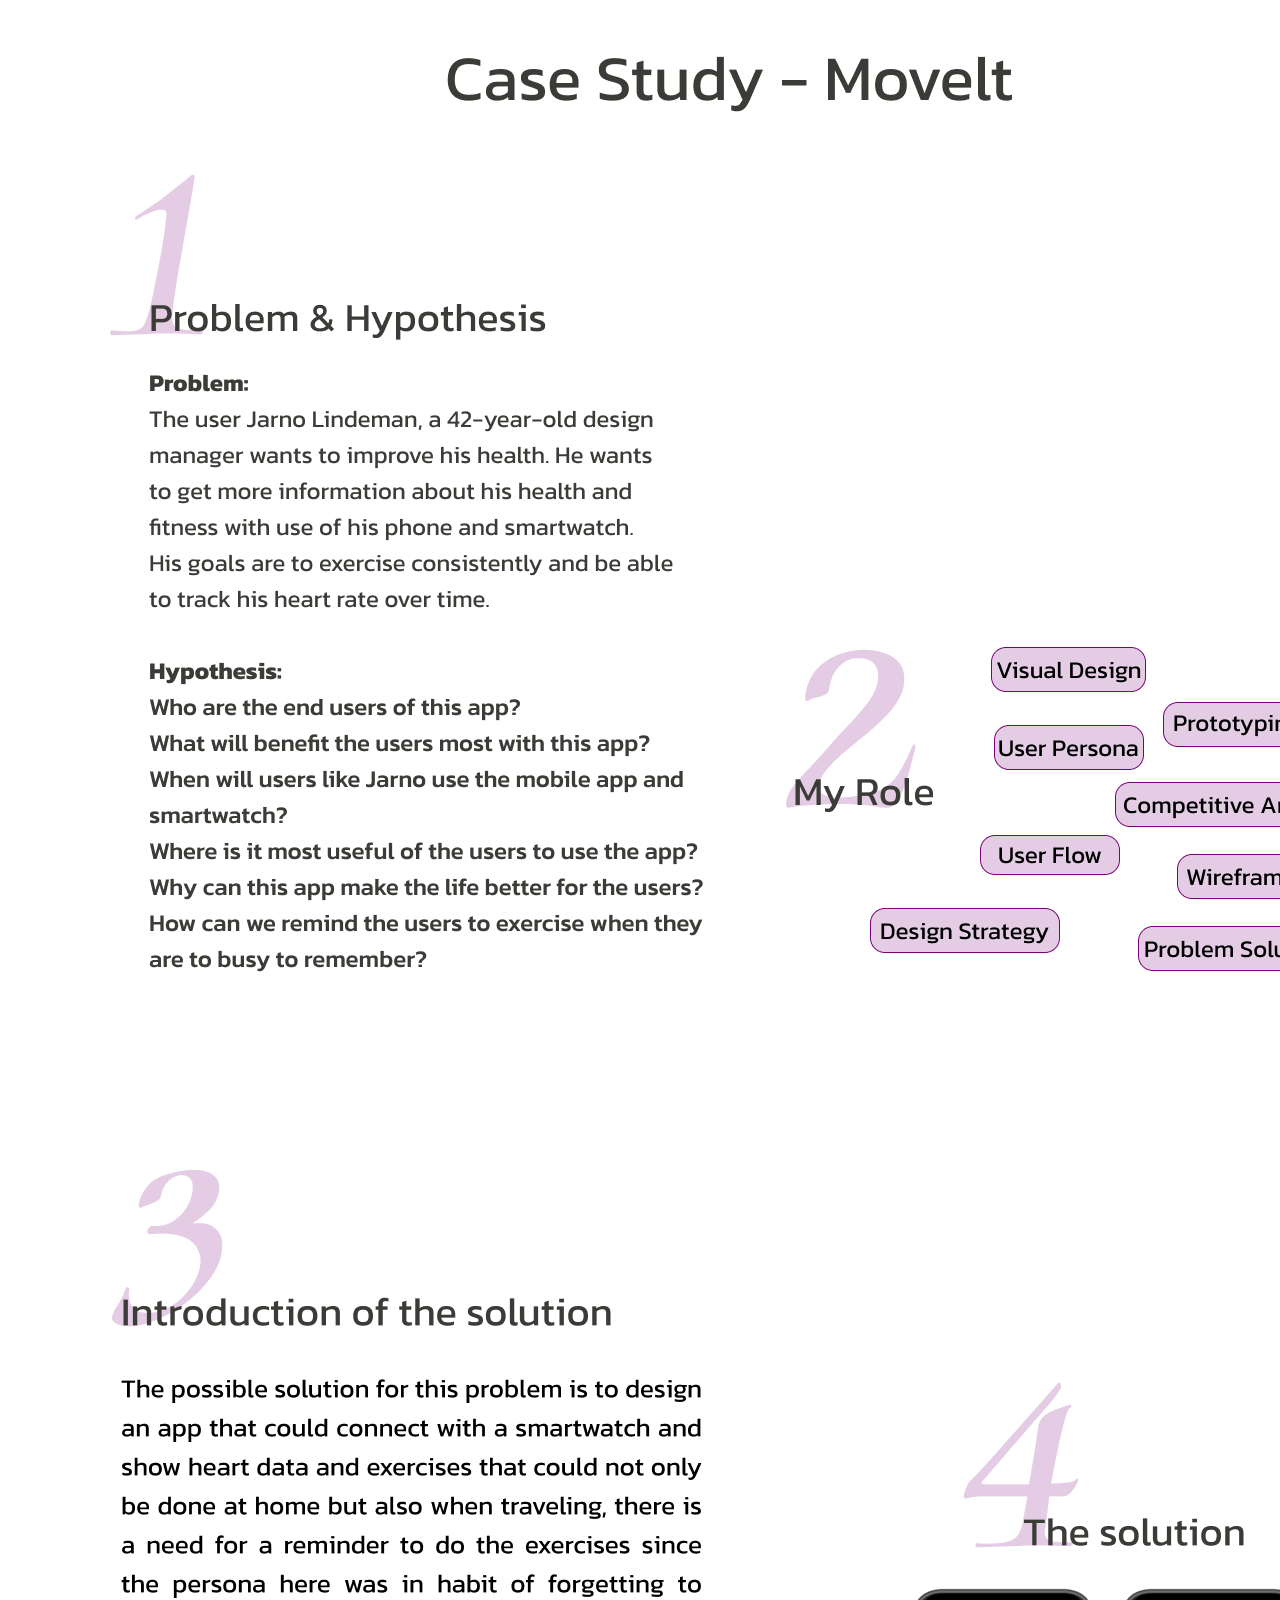
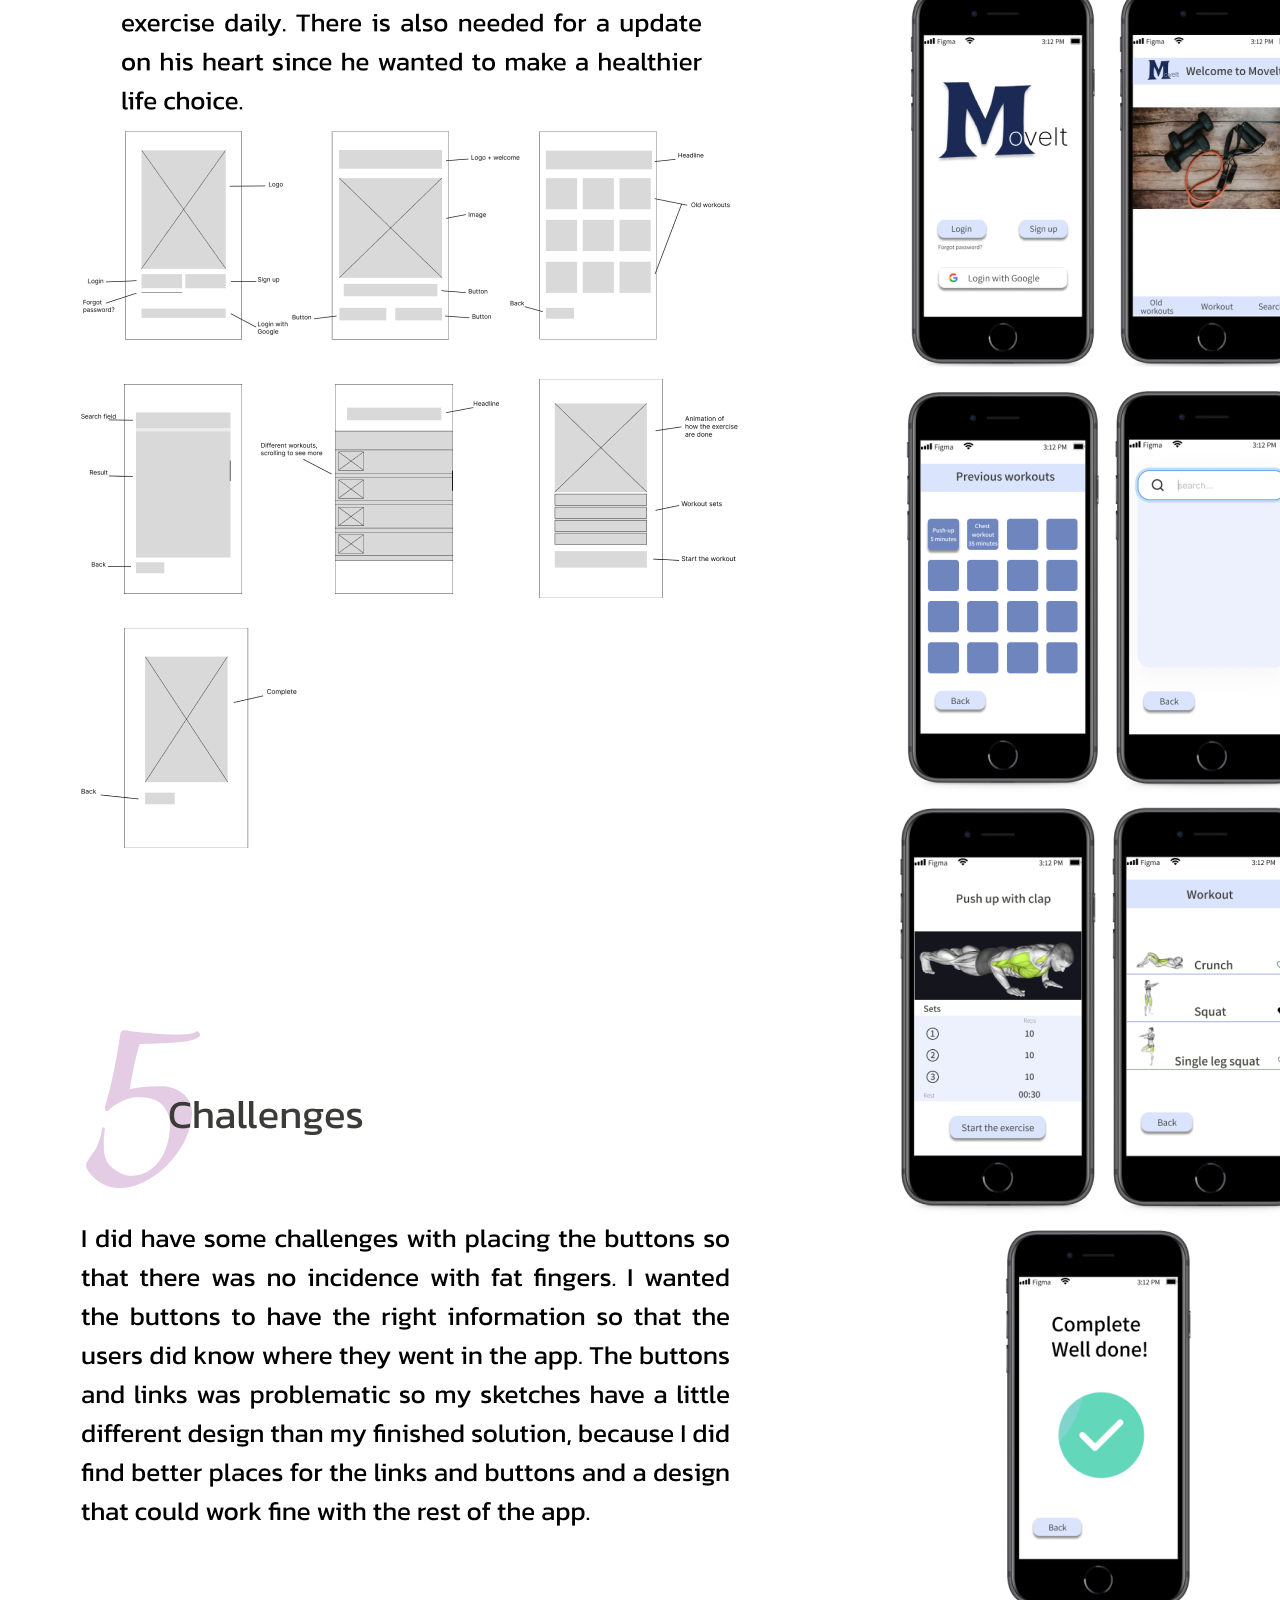
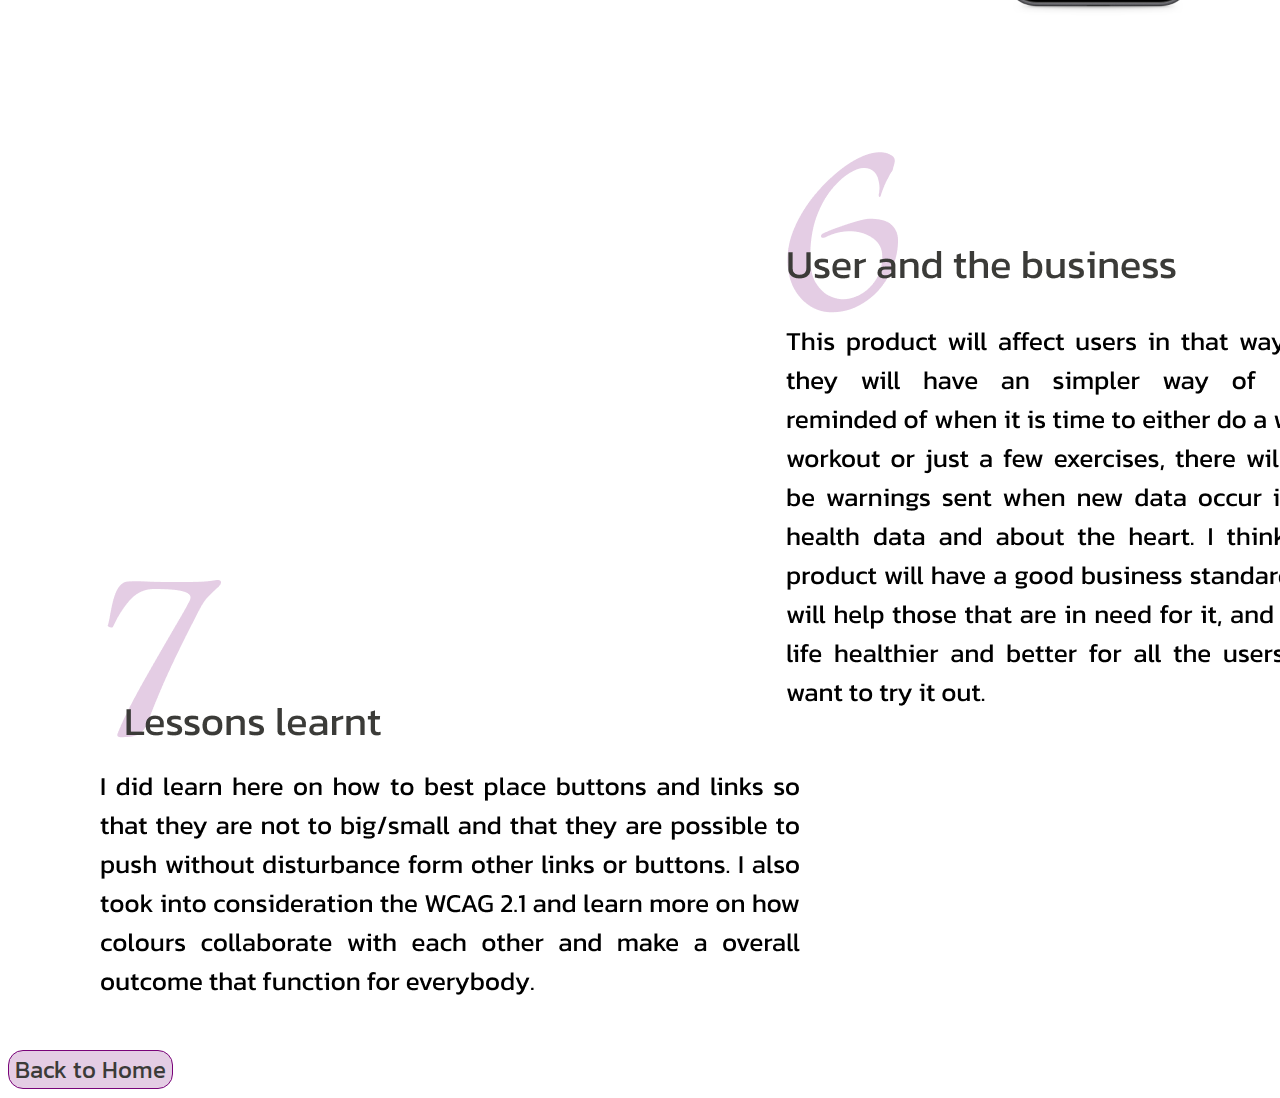
<file: movelt.html>
<!DOCTYPE html>
<head>
    <title> Movelt case study</title>
    <link rel="stylesheet" href="style.css">
    <link rel="preconnect" href="https://fonts.googleapis.com">
    <link rel="preconnect" href="https://fonts.gstatic.com" crossorigin>
    <link href="https://fonts.googleapis.com/css2?family=Kanit:wght@200;300;400;500;600&display=swap" rel="stylesheet">
    <link rel="preconnect" href="https://fonts.googleapis.com">
    <link rel="preconnect" href="https://fonts.gstatic.com" crossorigin>
    <link href="https://fonts.googleapis.com/css2?family=Alex+Brush&display=swap" rel="stylesheet">
</head>
<body>
    <img src="Case-study-movelt.png" alt="Movelt">

   <a href="index.html"> <button> Back to Home </button>  </a> 
</body>
</file>
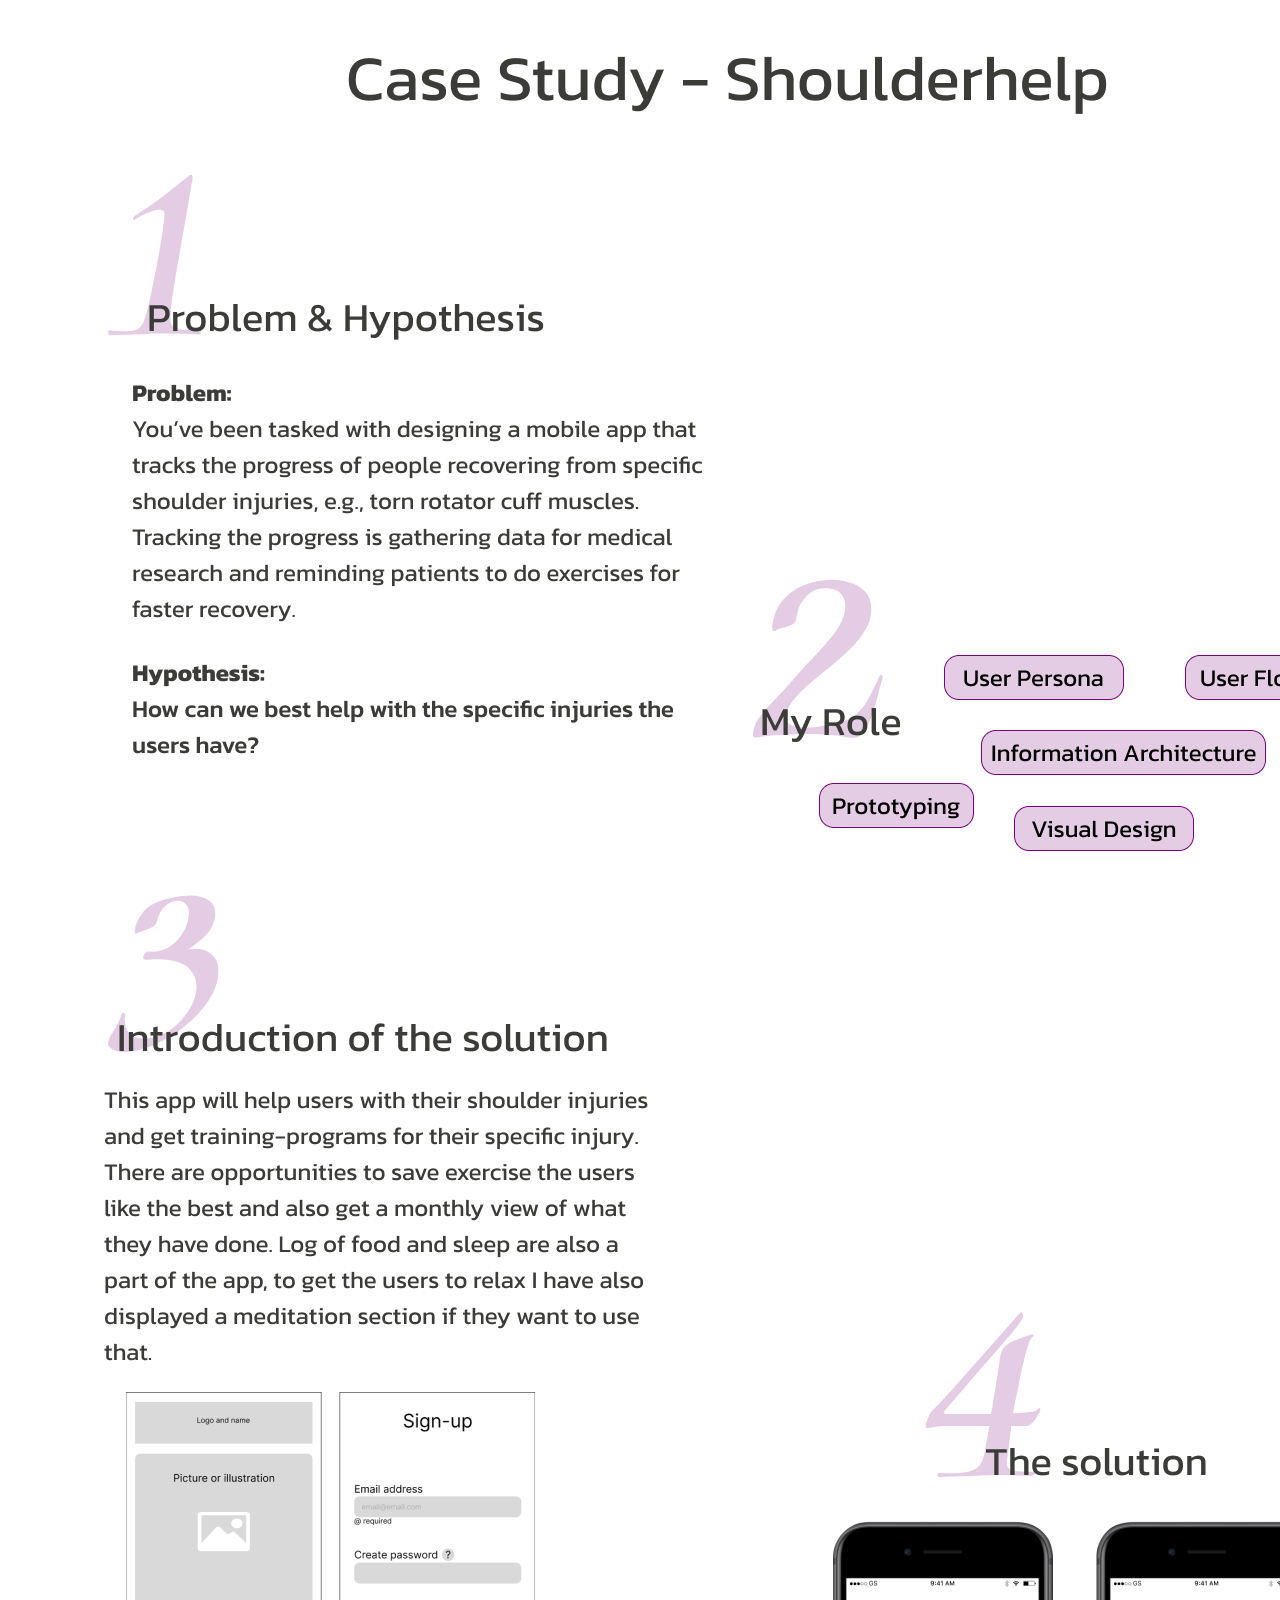
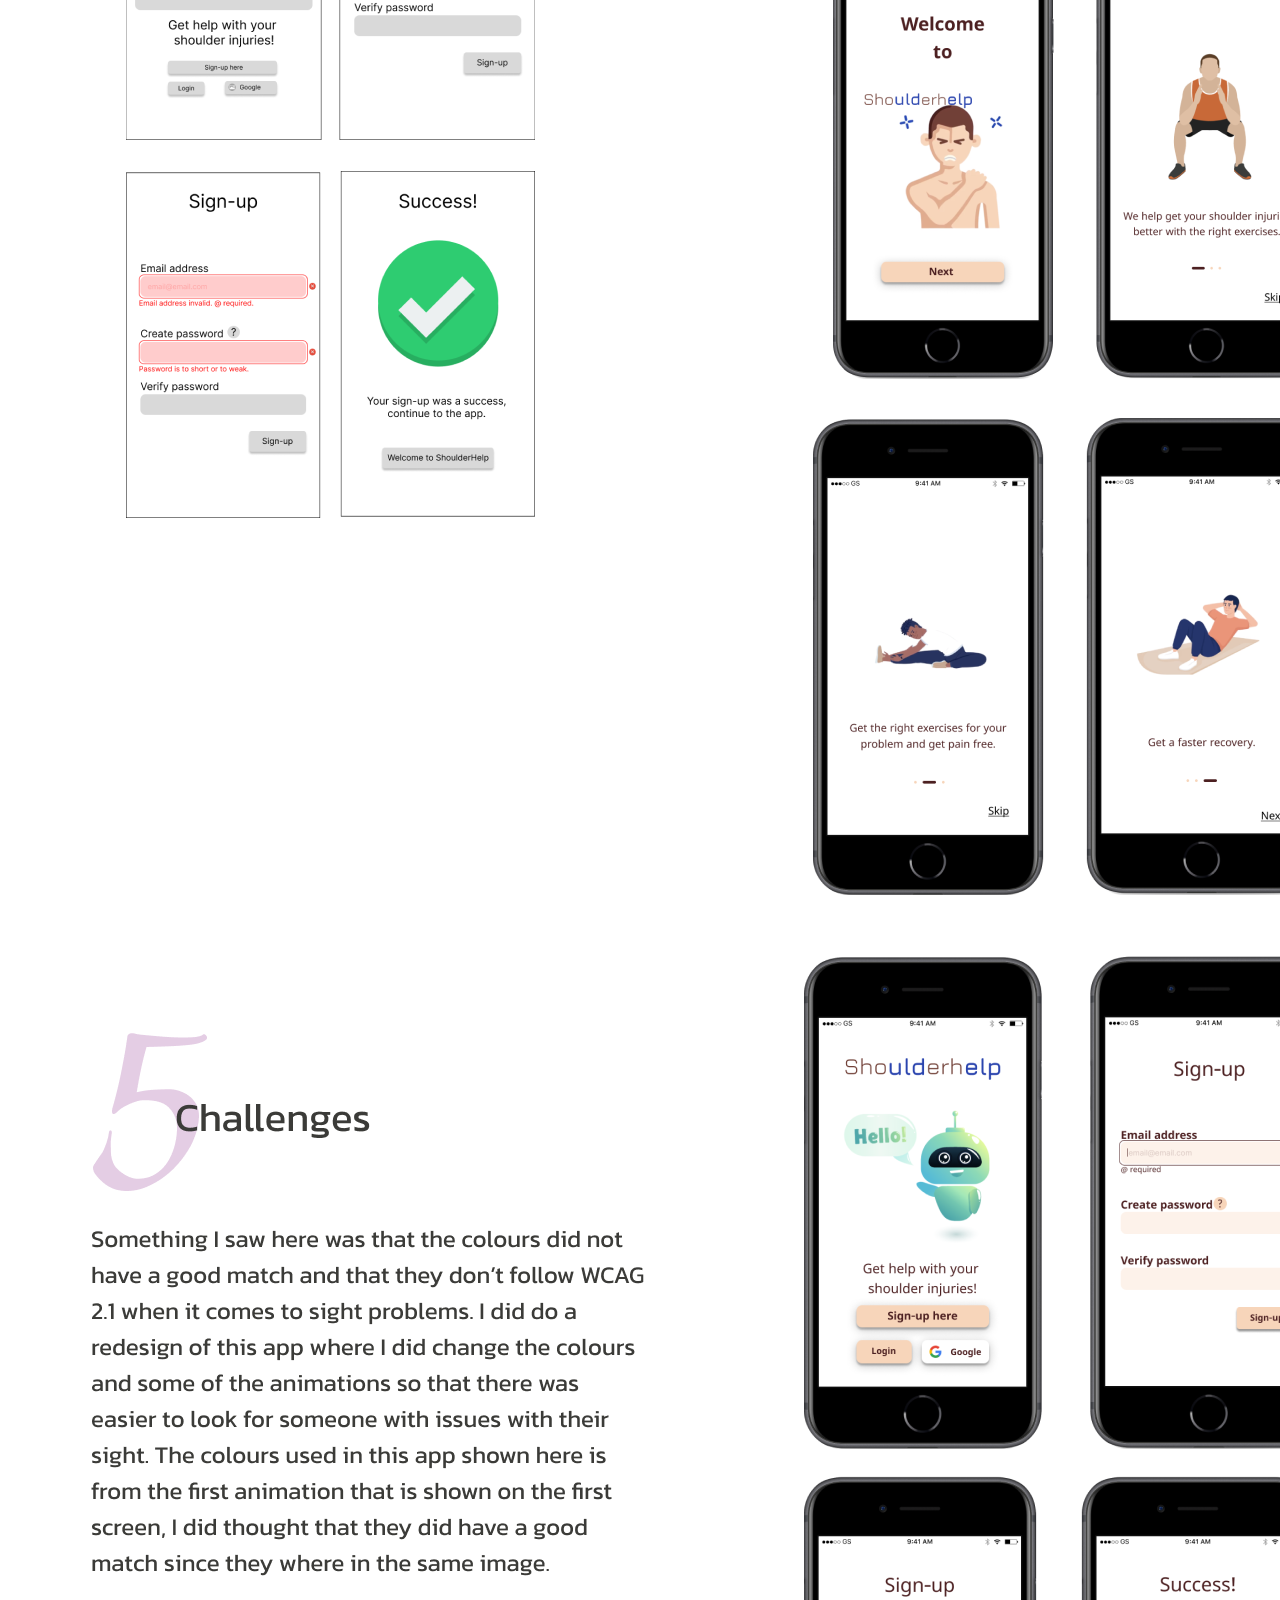
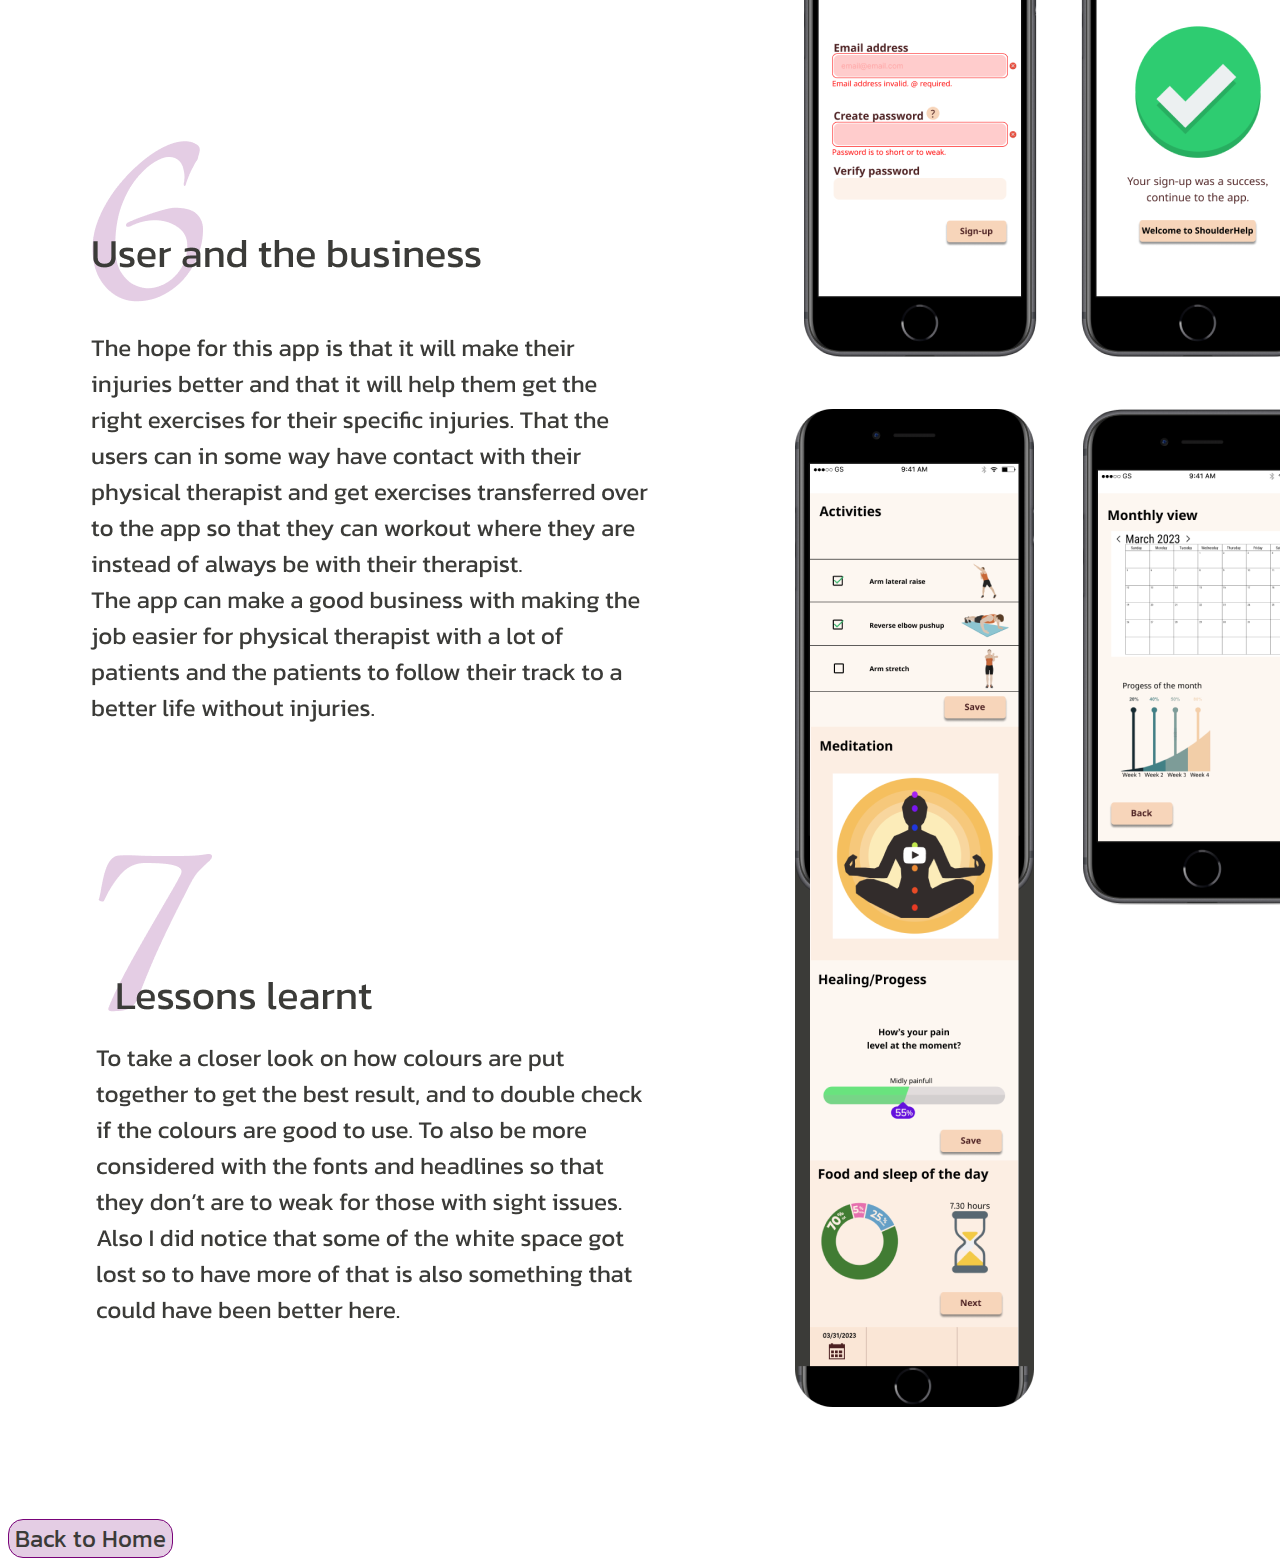
<file: shoulderhelp.html>
<!DOCTYPE html>
<head>
    <title> Worklife case study</title>
    <link rel="stylesheet" href="style.css">
    <link rel="preconnect" href="https://fonts.googleapis.com">
    <link rel="preconnect" href="https://fonts.gstatic.com" crossorigin>
    <link href="https://fonts.googleapis.com/css2?family=Kanit:wght@200;300;400;500;600&display=swap" rel="stylesheet">
    <link rel="preconnect" href="https://fonts.googleapis.com">
    <link rel="preconnect" href="https://fonts.gstatic.com" crossorigin>
    <link href="https://fonts.googleapis.com/css2?family=Alex+Brush&display=swap" rel="stylesheet">
</head>
<body>
    <img src="Case-study-shoulderhelp.png" alt="Shoulderhelp">

   <a href="index.html"> <button> Back to Home </button>  </a> 
</body>
</file>
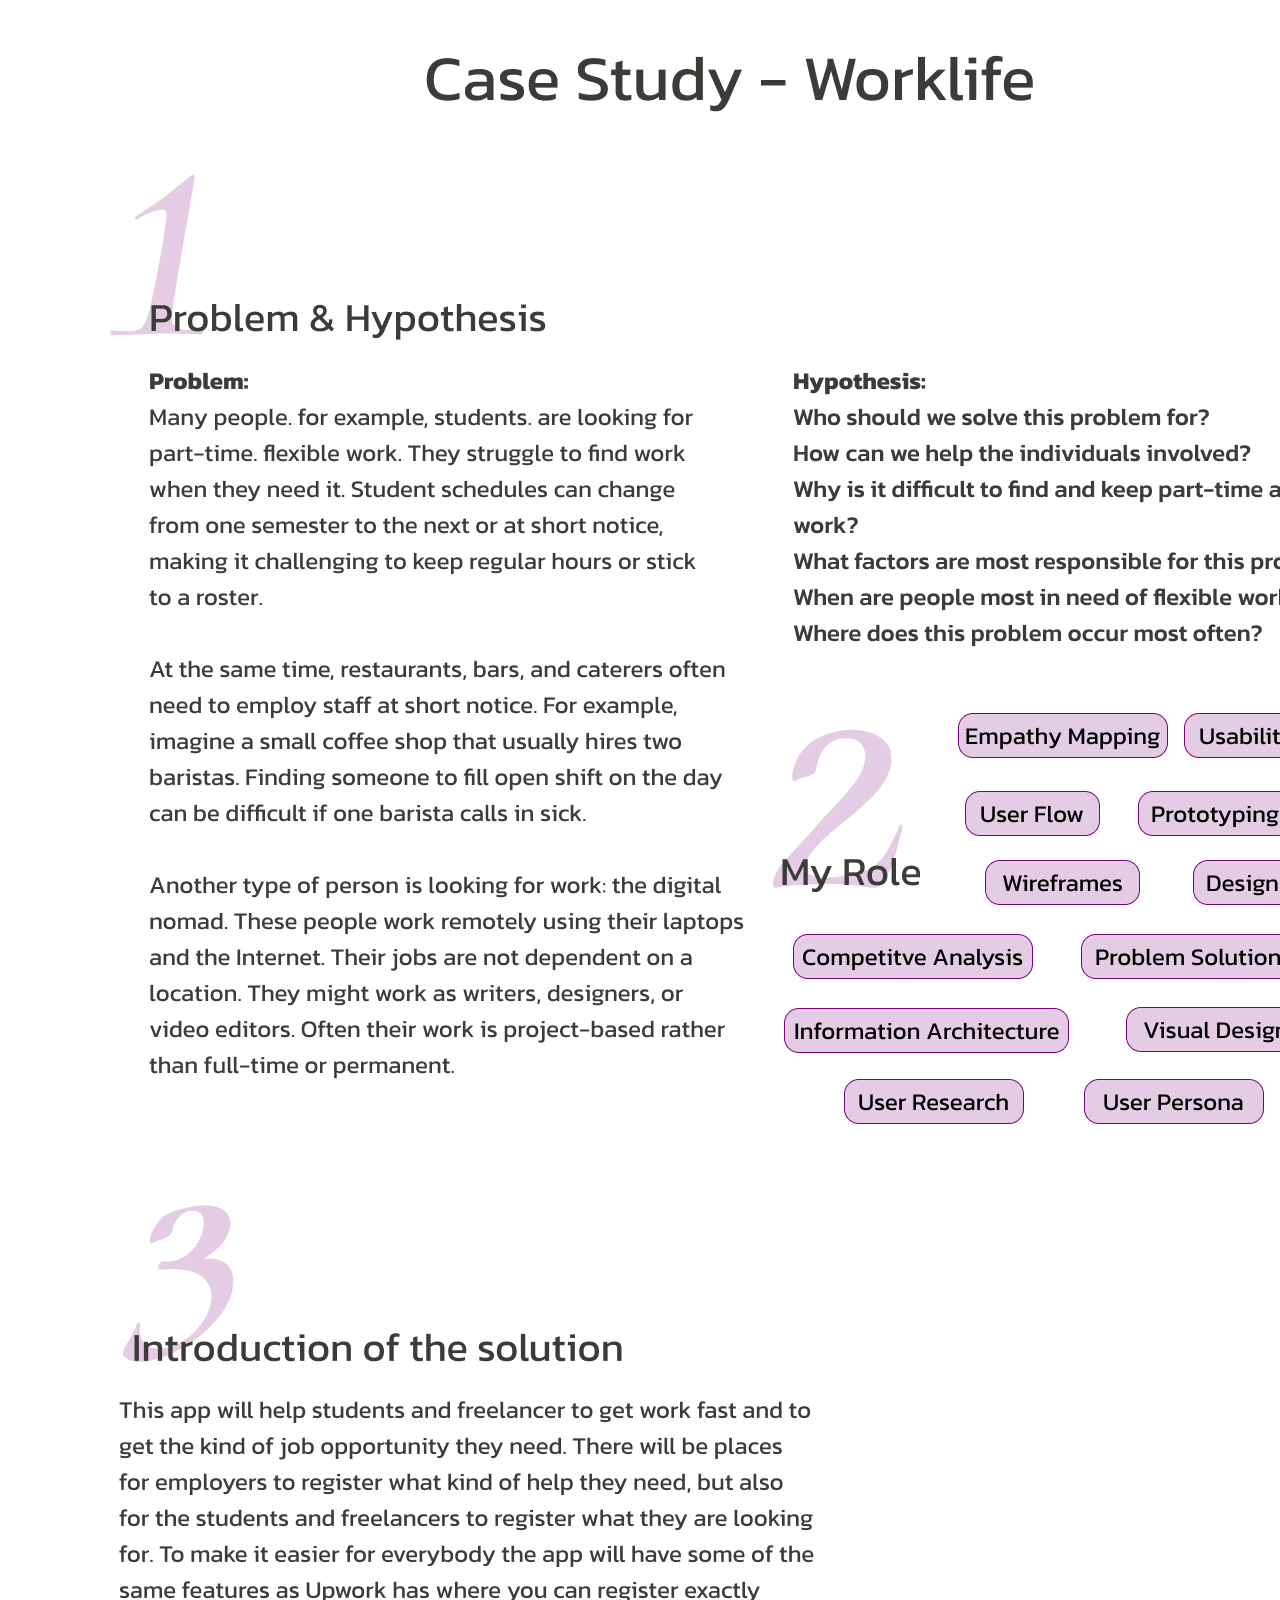
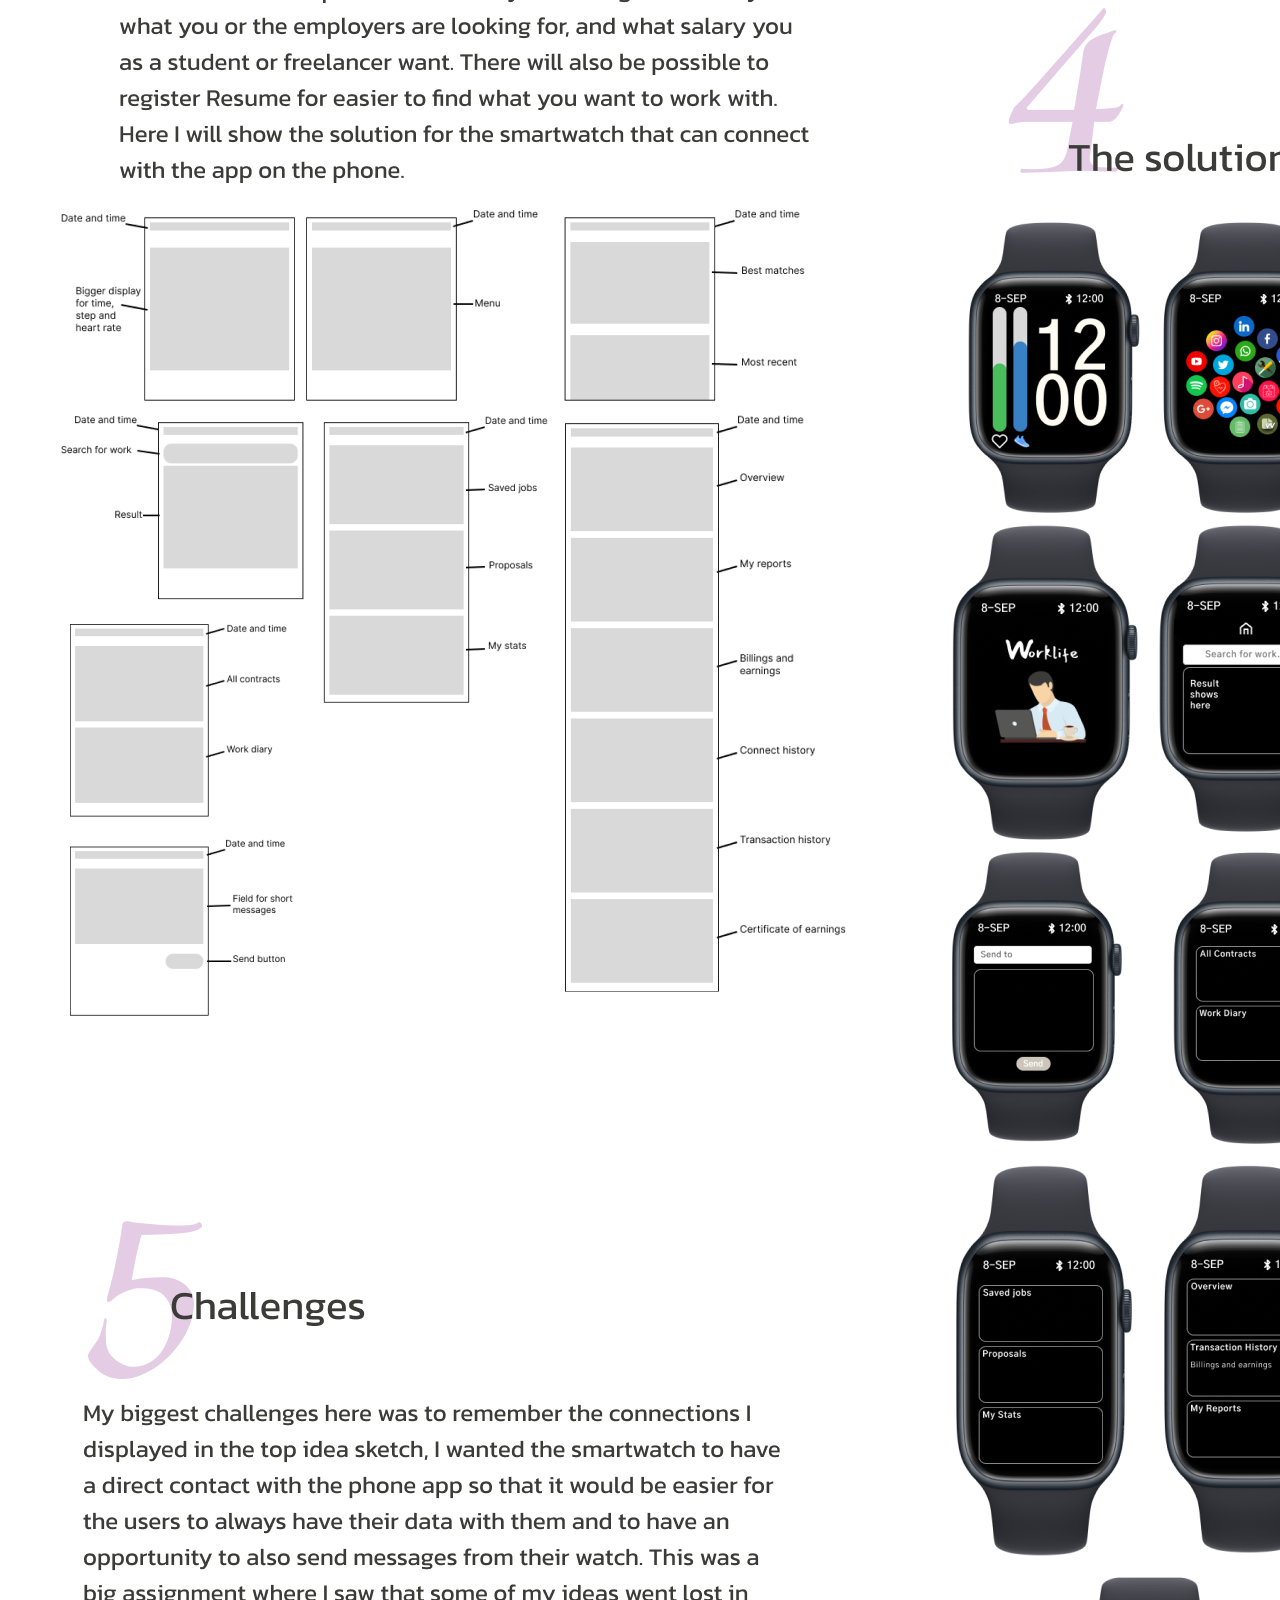
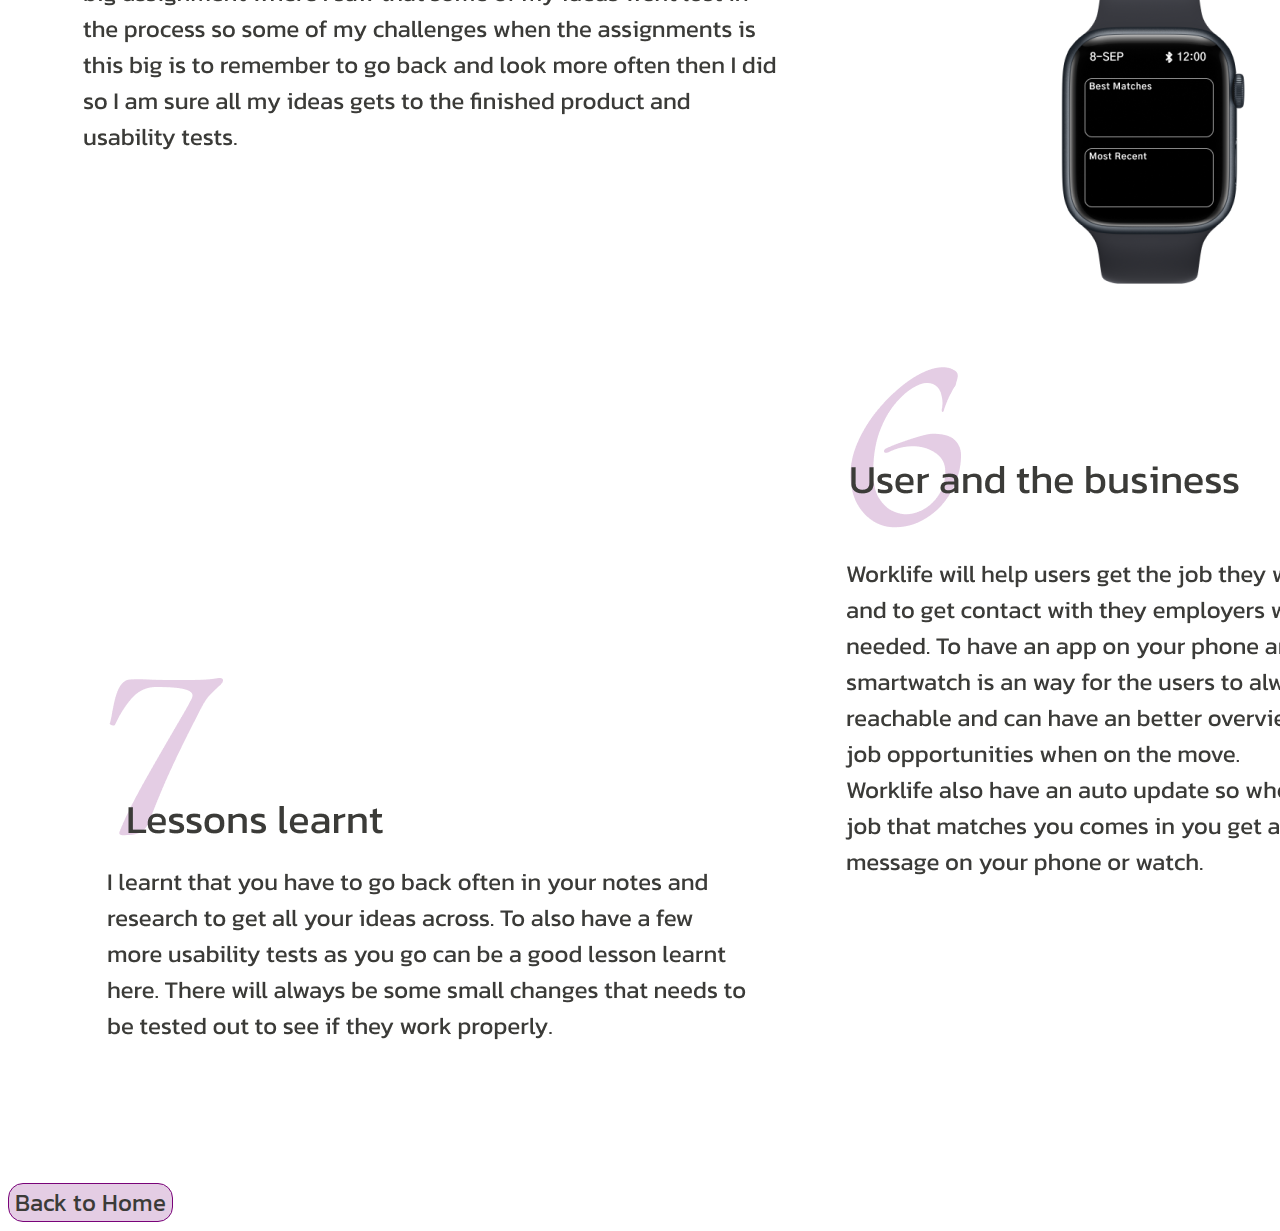
<file: worklife.html>
<!DOCTYPE html>
<head>
    <title> Worklife case study</title>
    <link rel="stylesheet" href="style.css">
    <link rel="preconnect" href="https://fonts.googleapis.com">
    <link rel="preconnect" href="https://fonts.gstatic.com" crossorigin>
    <link href="https://fonts.googleapis.com/css2?family=Kanit:wght@200;300;400;500;600&display=swap" rel="stylesheet">
    <link rel="preconnect" href="https://fonts.googleapis.com">
    <link rel="preconnect" href="https://fonts.gstatic.com" crossorigin>
    <link href="https://fonts.googleapis.com/css2?family=Alex+Brush&display=swap" rel="stylesheet">
</head>
<body>
    <img src="Case-study-worklife.png" alt="Worklife">

   <a href="index.html"> <button> Back to Home </button>  </a> 
</body>
</file>
<file: style.css>
.header {
    background: radial-gradient(50% 50% at 50% 50%, #EFE1EF 55.21%, rgba(255, 255, 255, 0) 100%);
    width: auto;
    height: 110px;
    display: flex;
    flex-direction: row;
    justify-content: space-around;
    margin-left: -20px;
}

a {
    font-family: 'Kanit';
    color: #790379;
    font-size: 30px;
    font-weight: 600;
    letter-spacing: 0.05em;
    text-decoration: none;
}

a {
    margin-top: 26px;
}

.firstName {
    display: flex;
    flex-direction: row;
}

.firstLetter,
.aboutFirst,
.contactA {
    font-family: 'Alex Brush';
    font-weight: 400;
    font-size: 200px;
    color: #790379;
    margin-left: -40px;
}

.myName {
    font-family: 'Kanit';
    color: #3B3B38;
    font-size: 128px;
    font-weight: 400;
    margin-top: 170px;
    margin-left: 5px;
}

.surname {
    font-family: 'Kanit';
    color: #3B3B38;
    font-weight: 300;
    font-size: 64px;
    margin-top: -205px;
    margin-left: 75px;
}

.destination {
    font-family: 'Kanit';
    font-weight: 300;
    font-size: 20px;
    color: #3B3B38;
    margin-left: 80px;
    margin-top: -70px;
}

.introduction{
    display: flex;
    flex-direction: row;
    justify-content: space-between;
}

.introText {
    color: #3B3B38;
    font-family: 'Kanit';
    border: 1px solid #790379;
    border-radius: 25px;
    padding: 15px;
    margin-right: 15px;
    margin-top: -130px;
}

b {
    color: #FF00FF;
}

.caseStudySection {
    width: auto;
    height: 530px;
    background: conic-gradient(from 180deg at 50% 50%, #EFE1EF 0deg, rgba(239, 225, 239, 0) 360deg);
    margin-top: 30px;
    display: flex;
    flex-direction: row;
    justify-content: space-around;
}

.caseLink {
    font-family: 'Kanit';
    font-weight: 500;
    font-size: 32px;
    color: #790379;
}

.moveltImg {
    margin-left: -110px;
    margin-top: -40px;
}

.shoulderhelpImg {
    margin-right: -110px;
}

.worklifeImg {
    margin-left: -70px;
}

.github {
    font-family: 'Kanit';
    font-weight: 400;
    font-size: 24px;
    color: #3B3B38;
    margin-left: 240px;
}

.aboutM {
    color: #790379;
    font-family: 'Kanit';
    font-weight: 400;
    font-size: 96px;
}

.aboutLast {
    color: #3B3B38;
    font-family: 'Kanit';
    font-weight: 400;
    font-size: 96px;
    margin-top: 330px;
}

.aboutMe {
    display: flex;
    flex-direction: row;
}

.aboutFirst {
    margin-top: 260px;
    margin-left: 130px;
}

.who {
    color: #790379;
    font-family: 'Kanit';
    font-weight: 500;
    font-size: 24px;
}

.whoText {
    color: #3B3B38;
    font-family: 'Kanit';
    font-weight: 500;
    font-size: 24px;
    text-align: center;
}

.whoWhat {
    display: flex;
    flex-direction: row;
    justify-content: center;
    justify-content: space-around;
    margin-top: -130px;
}

.contact{
    background: linear-gradient(180deg, rgba(239, 225, 239, 0) 26.69%, #EFE1EF 100%);
    width: auto; 
    height: 530px;
    display: flex;
    flex-direction: row;
}

.contactLast {
    color: #3B3B38;
    font-family: 'Kanit';
    font-weight: 400;
    font-size: 96px;
    margin-top: 240px;
    margin-left: -20px;
}

.contactA {
    margin-left: 80px;
}

.contactInfo {
    color: #3B3B38;
    font-family: 'Kanit';
    font-weight: 400;
    font-size: 24px;
    margin-left: 150px;
    margin-top: 330px;
}

button {
    background: #E4CDE4;
    border: 1px solid #790379;
    border-radius: 15px;
    color: #3B3B38;
    font-family: 'Kanit';
    font-weight: 400;
    font-size: 24px;
    cursor: pointer;
}
</file>
